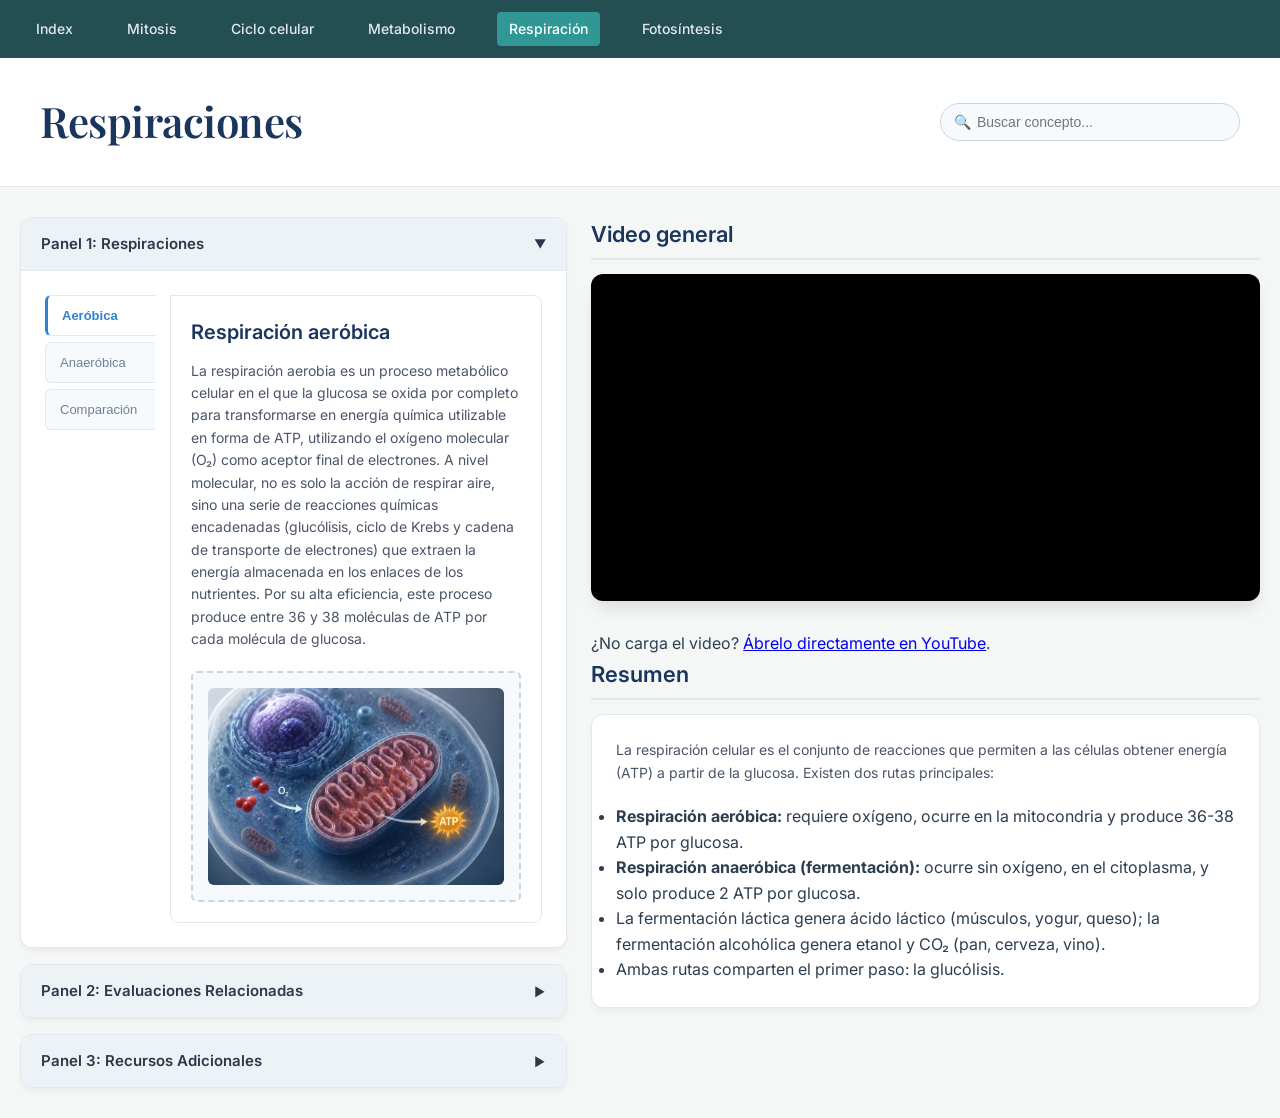
<file: respiraciones.html>
<!DOCTYPE html>
<html lang="es">
<head>
    <meta charset="UTF-8">
    <meta name="viewport" content="width=device-width, initial-scale=1.0">
    <title>BioSintax - Plataforma de Aprendizaje Biológico</title>
    <link rel="stylesheet" href="css/restilos.css">
</head>
<body>

    <!-- Navegación superior basada en el mockup -->
    <div class="navbar">
        <div class="nav-links">
            <a href="index.html">Index</a>
            <a href="mitosis.html">Mitosis</a>
            <a href="ciclocelular.html">Ciclo celular</a>
            <a href="metabolismo.html">Metabolismo</a>
            <a href="respiraciones.html" class="active">Respiración</a>
            <a href="fotosintesis.html">Fotosíntesis</a>
        </div>
    </div>

    <!-- Encabezado con Título y Buscador -->
    <div class="header-section">
        <div class="brand-cell">
            <h1 class="brand-title">Respiraciones</h1>
        </div>
        <div class="search-cell">
            <div class="search-wrapper">
                <span class="search-icon">🔍</span>
                <input type="text" class="search-input" placeholder="Buscar concepto...">
            </div>
        </div>
    </div>

    <!-- Contenedor Principal Dashboard -->
    <div class="main-container">
        
        <!-- Columna Izquierda: Paneles y Pestañas Interactivas -->
        <div class="left-column">
            
            <!-- Panel 1 (Activo) -->
            <div class="panel-container" id="panel-1">
                <div class="panel-header" onclick="togglePanel('panel-1')">
                    <span>Panel 1: Respiraciones</span>
                    <span class="arrow">▼</span>
                </div>
                <div class="panel-body">
                    
                    <div class="tab-layout">
                        <!-- Pestañas Verticales Izquierdas -->
                        <div class="tab-buttons-cell">
                            <button class="tab-btn active" onclick="openTab(event, 'tab-content-1')">Aeróbica</button>
                            <button class="tab-btn" onclick="openTab(event, 'tab-content-2')">Anaeróbica</button>
                            <button class="tab-btn" onclick="openTab(event, 'tab-content-3')">Comparación</button>
                        </div>
                        
                        <!-- Contenedor de Contenidos del Tab -->
                        <div class="tab-content-cell">
                            <div id="tab-content-1" class="tab-panel active">
                                <h3 class="content-title">Respiración aeróbica</h3>
                                <p class="content-text">
                                   La respiración aerobia es un proceso metabólico celular en el que la glucosa se oxida por completo para transformarse en energía química utilizable en forma de ATP, utilizando el oxígeno molecular (O₂) como aceptor final de electrones. A nivel molecular, no es solo la acción de respirar aire, sino una serie de reacciones químicas encadenadas (glucólisis, ciclo de Krebs y cadena de transporte de electrones) que extraen la energía almacenada en los enlaces de los nutrientes. Por su alta eficiencia, este proceso produce entre 36 y 38 moléculas de ATP por cada molécula de glucosa.
                                </p>
                                <div class="content-image-placeholder">
                                    <img src="imagenes/aerobica.png" style="width:100%; height:100%; object-fit:cover;">
                                </div>
                            </div>

                            <div id="tab-content-2" class="tab-panel">
                                <h3 class="content-title">Respiración anaeróbica (fermentación)</h3>
                                <p class="content-text">
                                    Cuando no hay oxígeno disponible, la célula recurre a la respiración anaeróbica o fermentación. Tras la glucólisis, el piruvato no entra a la mitocondria, sino que se transforma directamente en el citoplasma, regenerando NAD⁺ para que la glucólisis pueda continuar. Existen dos tipos principales: la <strong>fermentación láctica</strong>, que convierte el piruvato en ácido láctico (ocurre en nuestras células musculares durante el ejercicio intenso y en bacterias usadas para hacer yogur o queso), y la <strong>fermentación alcohólica</strong>, que lo convierte en etanol y CO₂ (realizada por levaduras en la elaboración de pan, cerveza y vino). Al no usar la cadena de transporte de electrones, este proceso es mucho menos eficiente: solo produce 2 ATP por molécula de glucosa.
                                </p>
                                <div class="content-image-placeholder">
                                    <img src="imagenes/anaerobica.svg" style="width:100%; height:100%; object-fit:contain;">
                                </div>
                            </div>

                            <div id="tab-content-3" class="tab-panel">
                                <h3 class="content-title">Comparación e importancia biológica</h3>
                                <p class="content-text">
                                    La diferencia clave entre ambas vías es la eficiencia energética: la respiración aeróbica libera hasta 18 veces más ATP que la anaeróbica, ya que aprovecha por completo la energía de la glucosa mediante el ciclo de Krebs y la fosforilación oxidativa. Sin embargo, la fermentación tiene una ventaja: es mucho más rápida, lo que permite a nuestras células musculares obtener energía casi instantánea durante esfuerzos breves e intensos, aunque a costa de acumular ácido láctico (causante de la fatiga muscular). A escala industrial, la fermentación anaeróbica es la base de alimentos y bebidas como el pan, el yogur, el queso, la cerveza y el vino.
                                </p>
                                <div class="content-image-placeholder">
                                    <img src="imagenes/comparacion.svg" style="width:100%; height:100%; object-fit:contain;">
                                </div>
                            </div>
                        </div>
                    </div>

                </div>
            </div>

            <!-- Panel 2 (Colapsado por defecto) -->
            <div class="panel-container collapsed" id="panel-2">
                <div class="panel-header" onclick="togglePanel('panel-2')">
                    <span>Panel 2: Evaluaciones Relacionadas</span>
                    <span class="arrow">▼</span>
                </div>
               <div class="panel-body">
                    <p class="content-text" style="font-weight: 500;">¡Haz clic sobre las opciones para comprobar tus respuestas!</p>
                    <div class="quiz-question">
                        <p class="question-title">1. ¿Cuántas moléculas de ATP produce la respiración aeróbica por cada glucosa?</p>
                        <ul class="quiz-options">
                            <li onclick="checkAnswer(this, false)">24-34 ATP</li>
                            <li onclick="checkAnswer(this, true)">36-38 ATP</li>
                            <li onclick="checkAnswer(this, false)">1 ATP</li>
                            <li onclick="checkAnswer(this, false)">1000 ATP</li>
                        </ul>
                    </div>

                    <div class="quiz-question">
                        <p class="question-title">2. ¿Qué producto genera la fermentación láctica en nuestros músculos?</p>
                        <ul class="quiz-options">
                            <li onclick="checkAnswer(this, false)">Dioxido de carbono</li>
                            <li onclick="checkAnswer(this, false)">Etanol</li>
                            <li onclick="checkAnswer(this, true)">Ácido Lático</li>
                            <li onclick="checkAnswer(this, false)">Oxígeno</li>
                        </ul>
                    </div>
                </div>
            </div>

            <!-- Panel 3 (Colapsado por defecto) -->
            <div class="panel-container collapsed" id="panel-3">
                <div class="panel-header" onclick="togglePanel('panel-3')">
                    <span>Panel 3: Recursos Adicionales</span>
                    <span class="arrow">▼</span>
                </div>
                <div class="panel-body">
                    <p class="content-text">Lecturas complementarias para profundizar en el tema:</p>
                    <ul class="resource-list">
                        <li><a href="https://espanol.libretexts.org/Biologia/Biologia_introductoria_y_general/Libro:_Biolog%C3%ADa_general_(Boundless)/07:_Respiraci%C3%B3n_celular/7.14:_Metabolismo_sin_Ox%C3%ADgeno_-_Respiraci%C3%B3n_celular_anaer%C3%B3bica" target="_blank" rel="noopener">LibreTexts: Metabolismo sin oxígeno</a></li>
                        <li><a href="https://es.khanacademy.org/science/high-school-biology/hs-energy-and-transport/hs-cellular-respiration/a/hs-cellular-respiration-review" target="_blank" rel="noopener">Khan Academy: Repaso de la respiración celular</a></li>
                        <li><a href="https://www.studysmarter.es/resumenes/biologia/celulas/respiracion-anaerobica/" target="_blank" rel="noopener">StudySmarter: Respiración anaeróbica</a></li>
                    </ul>
                </div>
            </div>

        </div>

        <!-- Columna Derecha: Video General y Resumen -->
        <div class="right-column">
            
            <!-- Sección de Video -->
            <h2 class="section-title">Video general</h2>
            <div class="video-container">
                <div class="video-embed">
                    <iframe width="100%" height="320" src="https://www.youtube-nocookie.com/embed/ETNd0Ao6YJQ" title="La respiración celular aeróbica y generación de ATP - Educatina" frameborder="0" referrerpolicy="strict-origin-when-cross-origin" allow="accelerometer; autoplay; clipboard-write; encrypted-media; gyroscope; picture-in-picture; web-share" allowfullscreen></iframe>
                </div>
            </div>
            <p class="video-fallback-link">
                ¿No carga el video? <a href="https://www.youtube.com/watch?v=ETNd0Ao6YJQ" target="_blank" rel="noopener">Ábrelo directamente en YouTube</a>.
            </p>

            <!-- Sección de Resumen -->
            <h2 class="section-title">Resumen</h2>
            <div class="summary-card">
                <p class="content-text">
                    La respiración celular es el conjunto de reacciones que permiten a las células obtener energía (ATP) a partir de la glucosa. Existen dos rutas principales:
                </p>
                <ul class="summary-list">
                    <li><strong>Respiración aeróbica:</strong> requiere oxígeno, ocurre en la mitocondria y produce 36-38 ATP por glucosa.</li>
                    <li><strong>Respiración anaeróbica (fermentación):</strong> ocurre sin oxígeno, en el citoplasma, y solo produce 2 ATP por glucosa.</li>
                    <li>La fermentación láctica genera ácido láctico (músculos, yogur, queso); la fermentación alcohólica genera etanol y CO₂ (pan, cerveza, vino).</li>
                    <li>Ambas rutas comparten el primer paso: la glucólisis.</li>
                </ul>
            </div>

        </div>

    </div>

    <!-- Scripts de Interactividad Real -->
    <script>
        // Cambiar dinámicamente entre pestañas (Tabs)
        function openTab(evt, tabId) {
            const panelBody = evt.currentTarget.closest('.panel-body');
            
            const tabPanels = panelBody.querySelectorAll('.tab-panel');
            tabPanels.forEach(panel => panel.classList.remove('active'));

            const tabButtons = panelBody.querySelectorAll('.tab-btn');
            tabButtons.forEach(btn => btn.classList.remove('active'));

            panelBody.querySelector('#' + tabId).classList.add('active');
            evt.currentTarget.classList.add('active');
        }

        // Abrir/Cerrar los acordeones (Paneles)
        function togglePanel(panelId) {
            const currentPanel = document.getElementById(panelId);
            currentPanel.classList.toggle('collapsed');
        }

        // Validar respuestas del quiz interactivo (Panel 2)
        function checkAnswer(selected, isCorrect) {
            const options = selected.parentElement.querySelectorAll('li');

            // Evitar volver a responder la misma pregunta
            const yaRespondida = selected.parentElement.querySelector('.correct, .incorrect');
            if (yaRespondida) return;

            selected.classList.add(isCorrect ? 'correct' : 'incorrect');

            if (!isCorrect) {
                // Resaltar cuál era la opción correcta
                options.forEach(li => {
                    if (li.getAttribute('onclick').includes('true')) {
                        li.classList.add('correct');
                    }
                });
            }

            options.forEach(li => li.style.pointerEvents = 'none');
        }
    </script>

</body>
</html>
</file>
<file: css/restilos.css>
/* General Styles & Typography */
        @import url('https://fonts.googleapis.com/css2?family=Inter:wght@300;400;500;600;700&family=Playfair+Display:ital,wght@0,600;1,400&display=swap');
        
        * {
            box-sizing: border-box;
            margin: 0;
            padding: 0;
        }
        
        body {
            font-family: 'Inter', sans-serif;
            background-color: #f4f7f6;
            color: #2c3e50;
            line-height: 1.6;
            padding: 0;
        }

        /* Top Bar Navigation */
        .navbar {
            background-color: #234E52;
            padding: 12px 24px;
        }

        .nav-links {
            display: flex;
            flex-wrap: wrap;
            gap: 10px;
        }

        .nav-links a {
            color: #e2e8f0;
            text-decoration: none;
            font-size: 14px;
            font-weight: 500;
            margin-right: 20px;
            padding: 6px 12px;
            border-radius: 4px;
            transition: all 0.3s ease;
        }

        .nav-links a:hover, .nav-links a.active {
            background-color: #319795;
            color: #ffffff;
        }

        /* Header Area */
        .header-section {
            background-color: #ffffff;
            border-bottom: 1px solid #e2e8f0;
            padding: 30px 40px;
            display: flex;
            justify-content: space-between;
            align-items: center;
            flex-wrap: wrap;
            gap: 20px;
        }

        .brand-title {
            font-family: 'Playfair Display', serif;
            font-size: 42px;
            color: #1a365d;
            font-weight: 600;
            letter-spacing: -0.5px;
        }

        .search-cell {
            width: 300px;
        }

        .search-wrapper {
            position: relative;
            display: inline-block;
            width: 100%;
        }

        .search-input {
            width: 100%;
            padding: 10px 16px 10px 36px;
            border: 1px solid #cbd5e0;
            border-radius: 20px;
            font-size: 14px;
            outline: none;
            transition: all 0.3s ease;
            background-color: #f7fafc;
        }

        .search-input:focus {
            border-color: #3182ce;
            box-shadow: 0 0 0 3px rgba(66, 153, 225, 0.15);
            background-color: #ffffff;
        }

        .search-icon {
            position: absolute;
            left: 14px;
            top: 50%;
            transform: translateY(-50%);
            color: #a0aec0;
            font-size: 14px;
        }

        /* Main Dashboard Layout */
        .main-container {
            max-width: 1400px;
            margin: 30px auto;
            padding: 0 20px;
            display: flex;
            gap: 24px;
        }

        /* Columnas */
        .left-column {
            width: 45%;
            display: flex;
            flex-direction: column;
            gap: 16px;
        }

        .right-column {
            width: 55%;
        }

        /* Acordeones (Paneles) */
        .panel-container {
            background: #ffffff;
            border-radius: 12px;
            border: 1px solid #e2e8f0;
            box-shadow: 0 4px 6px -1px rgba(0,0,0,0.05);
            overflow: hidden;
        }

        .panel-header {
            background-color: #edf2f7;
            padding: 14px 20px;
            font-weight: 600;
            font-size: 15px;
            color: #2d3748;
            border-bottom: 1px solid #e2e8f0;
            cursor: pointer;
            display: flex;
            justify-content: space-between;
            align-items: center;
            user-select: none;
            transition: background 0.2s ease;
        }

        .panel-header:hover {
            background-color: #e2e8f0;
        }

        .panel-header .arrow {
            font-size: 12px;
            transition: transform 0.2s ease;
        }

        /* Estado colapsado del panel */
        .panel-container.collapsed .panel-body {
            display: none;
        }
        
        .panel-container.collapsed .panel-header {
            border-bottom: none;
        }

        .panel-container.collapsed .arrow {
            transform: rotate(-90deg);
        }

        .panel-body {
            padding: 24px;
            background: #ffffff;
        }

        /* Sistema de Pestañas (Tabs) */
        .tab-layout {
            display: flex;
            gap: 15px;
        }

        .tab-buttons-cell {
            display: flex;
            flex-direction: column;
            width: 110px;
            flex-shrink: 0;
        }

        .tab-btn {
            display: block;
            width: 100%;
            padding: 12px 14px;
            background-color: #f7fafc;
            border: 1px solid #e2e8f0;
            border-right: none;
            margin-bottom: 6px;
            border-radius: 6px 0 0 6px;
            text-align: left;
            font-size: 13px;
            font-weight: 500;
            color: #718096;
            cursor: pointer;
            transition: all 0.2s ease;
            outline: none;
        }

        .tab-btn:hover {
            color: #3182ce;
            background-color: #edf2f7;
        }

        .tab-btn.active {
            background-color: #ffffff;
            color: #3182ce;
            font-weight: 600;
            border-left: 3px solid #3182ce;
            width: calc(100% + 1px);
            position: relative;
            z-index: 2;
        }

        .tab-content-cell {
            flex-grow: 1;
            background: #ffffff;
            border: 1px solid #e2e8f0;
            border-radius: 0 8px 8px 8px;
            padding: 20px;
            min-height: 300px;
        }

        /* Ocultar/Mostrar paneles de las pestañas */
        .tab-panel {
            display: none;
        }

        .tab-panel.active {
            display: block;
        }

        .content-title {
            font-size: 20px;
            color: #1a365d;
            margin-bottom: 12px;
            font-weight: 600;
        }

        .content-text {
            font-size: 14px;
            color: #4a5568;
            margin-bottom: 20px;
            line-height: 1.6;
        }

        .content-image-placeholder {
    background-color: #f7fafc;
    border: 2px dashed #cbd5e0;
    border-radius: 6px;
    width: 100%;
    min-height: 160px;
    padding: 15px;
    display: flex;
    justify-content: center;
    align-items: center;
    overflow: hidden;
}

.content-image-placeholder img {
    max-width: 100%;
    max-height: 250px;
    width: auto;
    height: auto;
    object-fit: contain;
    border-radius: 6px;
}
    

        /* Right Side: Media & Summaries */
        .section-title {
            font-size: 22px;
            color: #1a365d;
            margin-bottom: 14px;
            font-weight: 600;
            padding-bottom: 6px;
            border-bottom: 2px solid #e2e8f0;
        }

        .video-container {
            background-color: #000000;
            border-radius: 12px;
            overflow: hidden;
            position: relative;
            margin-bottom: 30px;
            box-shadow: 0 10px 15px -3px rgba(0,0,0,0.1);
        }

        .video-mock {
            width: 100%;
            height: 320px;
            background: linear-gradient(135deg, #2c3e50, #1a365d);
            position: relative;
        }

        .video-play-btn {
            position: absolute;
            top: 50%;
            left: 50%;
            transform: translate(-50%, -50%);
            width: 68px;
            height: 68px;
            background-color: rgba(255, 255, 255, 0.9);
            border-radius: 50%;
            text-align: center;
            line-height: 72px;
            padding-left: 4px;
            cursor: pointer;
            box-shadow: 0 4px 10px rgba(0,0,0,0.3);
            transition: all 0.3s ease;
        }

        .video-play-btn:hover {
            transform: translate(-50%, -50%) scale(1.1);
            background-color: #ffffff;
        }

        .video-play-btn svg {
            fill: #1a365d;
            width: 24px;
            height: 24px;
            display: inline-block;
            vertical-align: middle;
        }

        .video-controls {
            background-color: rgba(26, 32, 44, 0.95);
            padding: 12px 20px;
            display: flex;
            align-items: center;
            width: 100%;
        }

        .control-btn {
            color: #ffffff;
            background: none;
            border: none;
            cursor: pointer;
            font-size: 14px;
            width: 30px;
        }

        .progress-bar-container {
            flex-grow: 1;
            padding: 0 15px;
        }

        .progress-bar {
            width: 100%;
            height: 5px;
            background-color: #4a5568;
            border-radius: 3px;
            position: relative;
        }

        .progress-current {
            width: 35%;
            height: 100%;
            background-color: #3182ce;
            border-radius: 3px;
        }

        .time-display {
            color: #ffffff;
            font-size: 13px;
            width: 40px;
            text-align: right;
        }

        /* Summary Card */
        .summary-card {
            background-color: #ffffff;
            border-radius: 12px;
            border: 1px solid #e2e8f0;
            padding: 24px;
            box-shadow: 0 4px 6px -1px rgba(0,0,0,0.05);
        }

        .summary-text-line {
            height: 12px;
            background-color: #edf2f7;
            margin-bottom: 12px;
            border-radius: 4px;
        }
        
        .summary-text-line.short {
            width: 70%;
        }

        /* ==========================================
           RESPONSIVE DESIGN (MEDIA QUERIES)
           ========================================== */
        @media (max-width: 992px) {
            .main-container {
                flex-direction: column;
                padding: 0 15px;
            }

            .left-column, .right-column {
                width: 100%;
            }

            .header-section {
                padding: 20px;
            }
        }

        @media (max-width: 600px) {
            .brand-title {
                font-size: 32px;
            }

            .search-cell {
                width: 100%;
            }

            /* Cambia las pestañas a diseño horizontal en pantallas pequeñas */
            .tab-layout {
                flex-direction: column;
            }

            .tab-buttons-cell {
                flex-direction: row;
                width: 100%;
                border-bottom: 1px solid #e2e8f0;
                margin-bottom: 10px;
            }

            .tab-btn {
                border-radius: 6px 6px 0 0;
                border: 1px solid #e2e8f0;
                border-bottom: none;
                margin-bottom: 0;
                margin-right: 4px;
                text-align: center;
            }

            .tab-btn.active {
                width: auto;
                height: calc(100% + 1px);
                border-left: 1px solid #e2e8f0;
                border-top: 3px solid #3182ce;
            }

            .tab-content-cell {
                border-radius: 0 0 8px 8px;
            }
        }

        /* Cuestionario / Quiz (Panel 2) - reglas generales, no solo mobile */
        .quiz-question {
            margin-bottom: 20px;
            padding-bottom: 15px;
            border-bottom: 1px dashed #E5D1D1;
        }

        .quiz-question:last-child {
            border-bottom: none;
            margin-bottom: 0;
        }

        .question-title {
            font-size: 14px;
            font-weight: 600;
            color: #2d3748;
            margin-bottom: 8px;
        }

        .quiz-options {
            list-style: none;
            padding-left: 0;
        }

        .quiz-options li {
            font-size: 13px;
            padding: 8px 12px;
            background-color: #F6EFEF;
            border: 1px solid #E5D1D1;
            border-radius: 6px;
            margin-bottom: 6px;
            cursor: pointer;
            transition: all 0.2s ease;
        }

        .quiz-options li:hover {
            background-color: #E5D1D1;
        }

        .quiz-options li.correct {
            background-color: #d1fae5; /* Verde suave para respuestas correctas */
            border-color: #34d399;
            color: #065f46;
            font-weight: 500;
        }

        .quiz-options li.incorrect {
            background-color: #fee2e2; /* Rojo suave para respuestas incorrectas */
            border-color: #f87171;
            color: #991b1b;
        }
</file>
